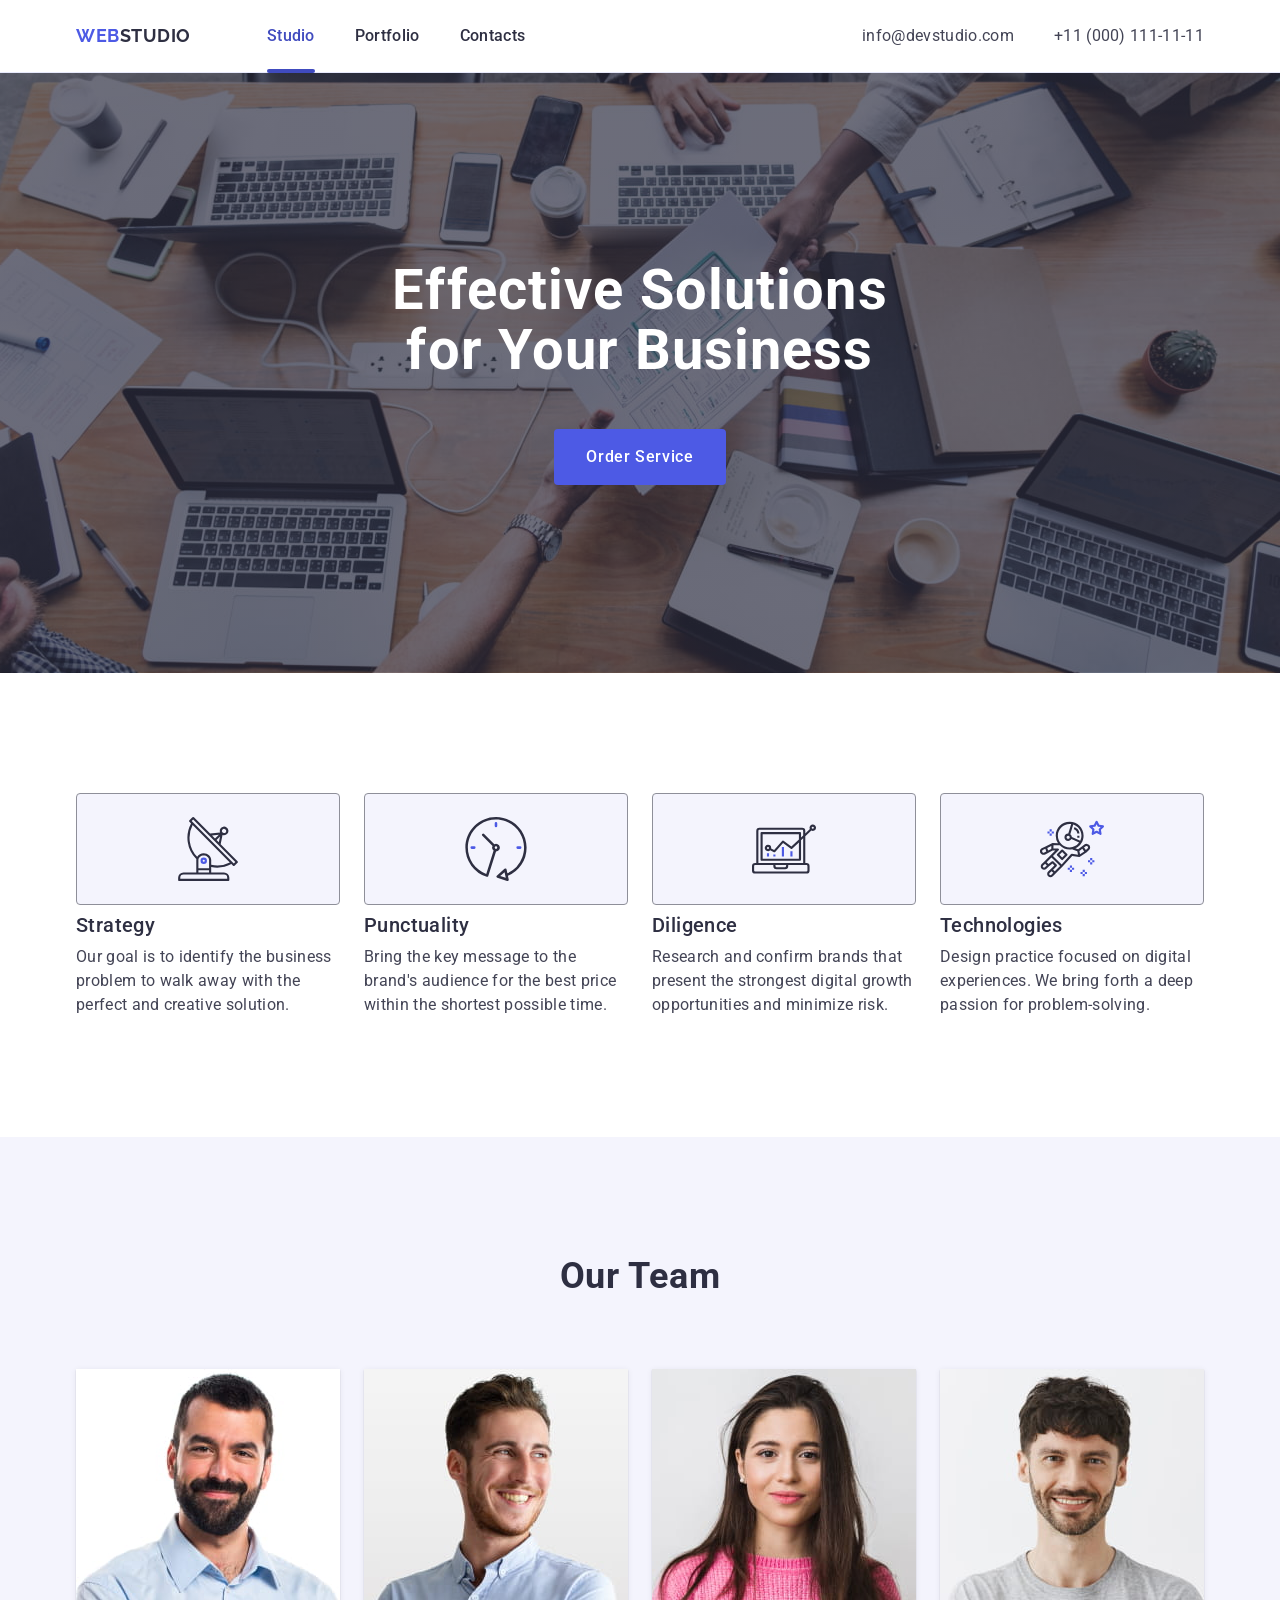
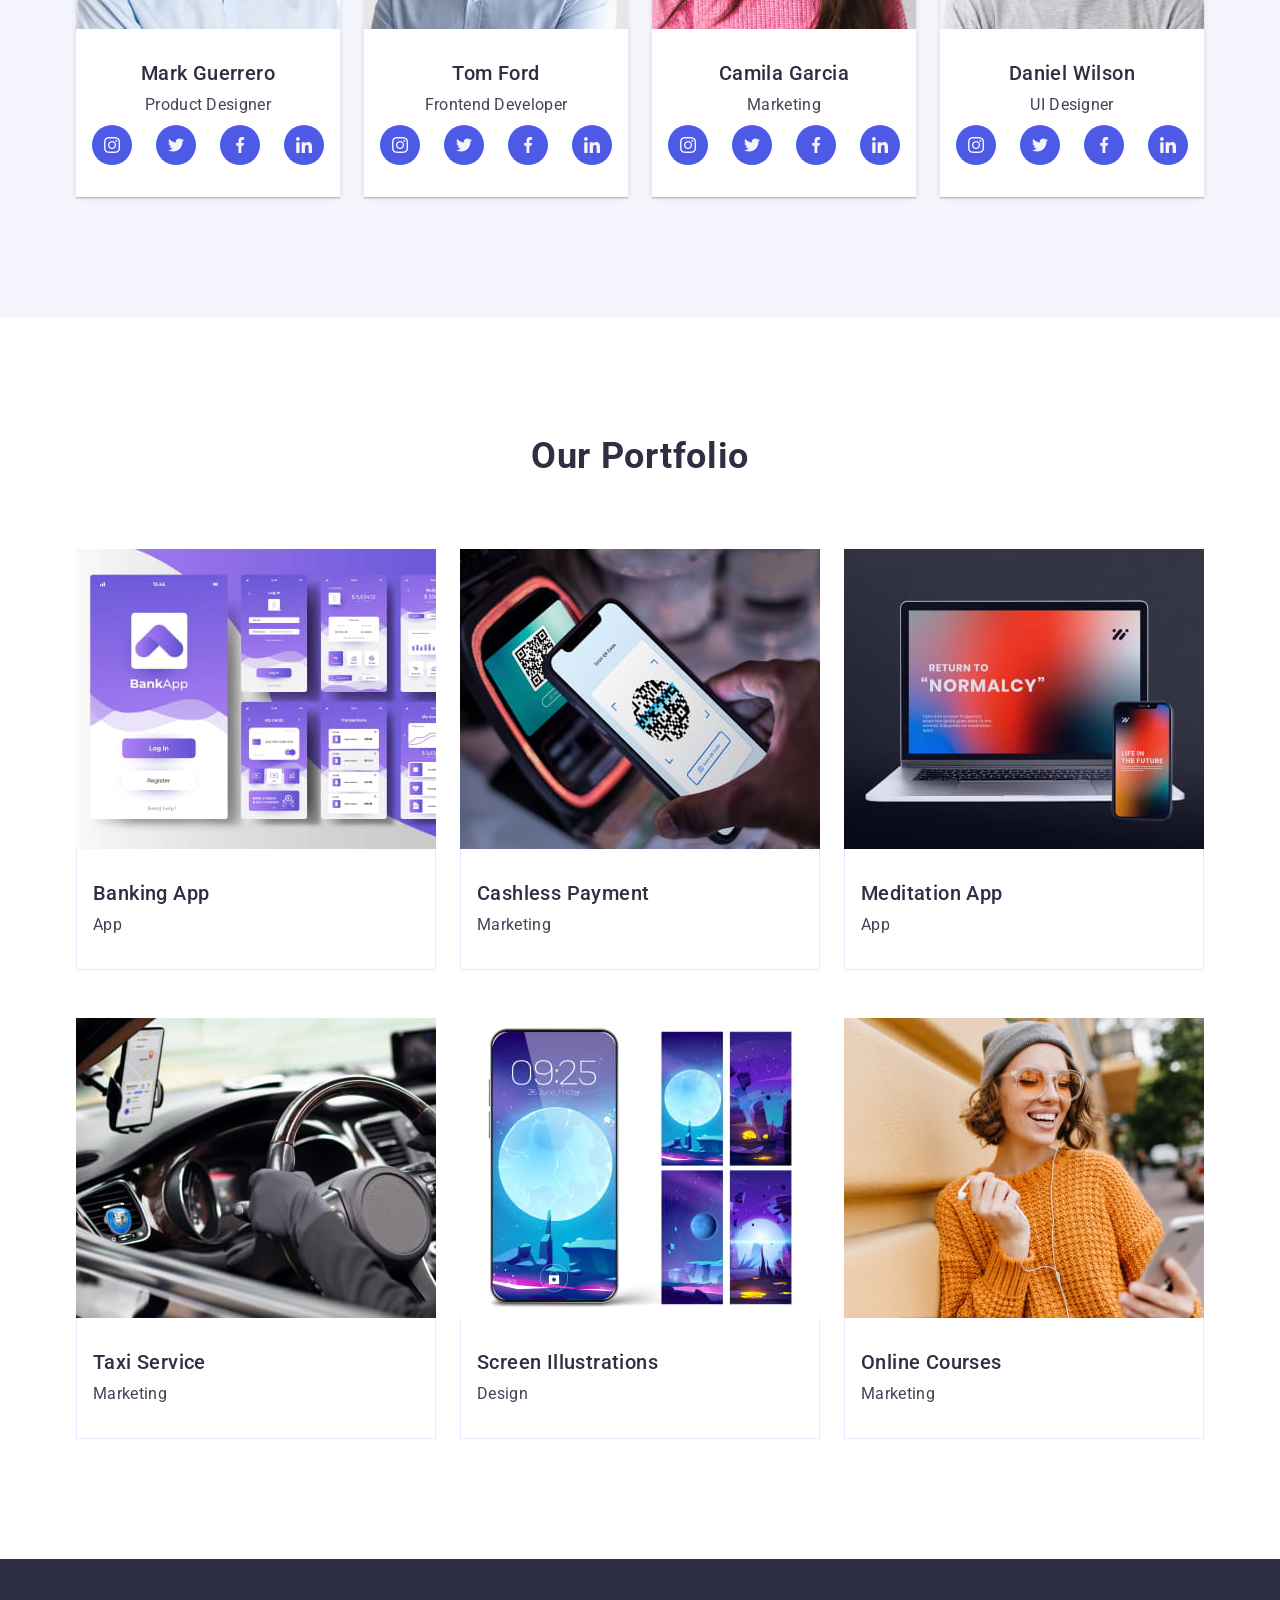
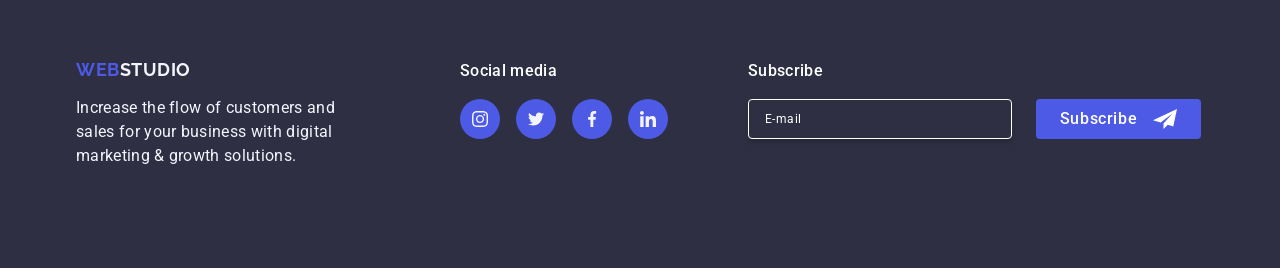
<file: index.html>
<!DOCTYPE html>
<html lang="en">
  <head>
    <meta charset="UTF-8" />
    <meta name="viewport" content="width=device-width, initial-scale=1.0" />
    <title>WebStudio</title>

    <link
      rel="stylesheet"
      href="https://cdn.jsdelivr.net/npm/modern-normalize@2.0.0/modern-normalize.min.css"
    />

    <link rel="stylesheet" href="./css/styles.css" />

    <link rel="preconnect" href="https://fonts.googleapis.com" />
    <link rel="preconnect" href="https://fonts.gstatic.com" crossorigin />
    <link
      href="https://fonts.googleapis.com/css2?family=Raleway:ital,wght@0,100..900;1,100..900&family=Roboto:wght@400;500;700&display=swap"
      rel="stylesheet"
    />
  </head>

  <body>
    <!-- Header -->
    <header class="header">
      <div class="container header-container">
        <nav class="header-nav">
          <a href="./index.html" class="logo header-logo"
            >Web<span class="logo-dark">Studio</span></a
          >

          <ul class="header-nav-list">
            <li class="header-nav-item">
              <a href="./index.html" class="header-nav-link active">Studio</a>
            </li>
            <li class="header-nav-item">
              <a href="" class="header-nav-link">Portfolio</a>
            </li>
            <li class="header-nav-item">
              <a href="" class="header-nav-link">Contacts</a>
            </li>
          </ul>
        </nav>

        <address class="header-adress">
          <ul class="header-adress-list">
            <li class="header-adress-item">
              <a
                class="header-adress-link"
                href="mailto:info@devstudio.com"
                target="_blank"
                rel="noopener noreferrer nofollow"
                >info@devstudio.com</a
              >
            </li>
            <li class="header-adress-item">
              <a
                class="header-adress-link"
                href="tel:+110001111111"
                target="_blank"
                rel="noopener noreferrer nofollow"
                >+11 (000) 111-11-11</a
              >
            </li>
          </ul>
        </address>

        <button
          class="header-burger-btn js-mobile-menu"
          type="button"
          aria-label="Mobilemenu"
        >
          <svg class="header-burger-icon" width="24" height="24">
            <use href="./images/icons.svg#burger"></use>
          </svg>
        </button>
      </div>
    </header>

    <main>
      <!-- Hero -->
      <section class="hero">
        <div class="container hero-container">
          <h1 class="hero-title">Effective Solutions for Your Business</h1>
          <button type="button" class="btn hero-btn">Order Service</button>
        </div>
      </section>

      <!-- Values -->
      <section class="section values">
        <div class="container values-container">
          <h2 class="visually-hidden">Our Values</h2>
          <ul class="values-list">
            <li class="values-item">
              <div class="values-icon-box">
                <svg class="values-icon" width="64" height="64">
                  <use href="./images/icons.svg#strategy"></use>
                </svg>
              </div>
              <h3 class="values-item-title">Strategy</h3>
              <p class="values-item-caption">
                Our goal is to identify the business problem to walk away with
                the perfect and creative solution.
              </p>
            </li>
            <li class="values-item">
              <div class="values-icon-box">
                <svg class="values-icon" width="64" height="64">
                  <use href="./images/icons.svg#punctuality"></use>
                </svg>
              </div>
              <h3 class="values-item-title">Punctuality</h3>
              <p class="values-item-caption">
                Bring the key message to the brand's audience for the best price
                within the shortest possible time.
              </p>
            </li>
            <li class="values-item">
              <div class="values-icon-box">
                <svg class="values-icon" width="64" height="64">
                  <use href="./images/icons.svg#diligence"></use>
                </svg>
              </div>
              <h3 class="values-item-title">Diligence</h3>
              <p class="values-item-caption">
                Research and confirm brands that present the strongest digital
                growth opportunities and minimize risk.
              </p>
            </li>
            <li class="values-item">
              <div class="values-icon-box">
                <svg class="values-icon" width="64" height="64">
                  <use href="./images/icons.svg#technologies"></use>
                </svg>
              </div>
              <h3 class="values-item-title">Technologies</h3>
              <p class="values-item-caption">
                Design practice focused on digital experiences. We bring forth a
                deep passion for problem-solving.
              </p>
            </li>
          </ul>
        </div>
      </section>

      <!-- Team -->
      <section class="section team">
        <div class="container team-container">
          <h2 class="title team-title">Our Team</h2>

          <ul class="team-list">
            <li class="team-item">
              <img
                srcset="
                  ./images/team/img-01@1x.jpg 1x,
                  ./images/team/img-01@2x.jpg 2x
                "
                src="./images/team/img-01@1x.jpg"
                alt="Team member Mark Guerrero"
                class="team-item-img"
                width="264"
                height="260"
              />
              <div class="team-item-caption">
                <h3 class="team-item-name">Mark Guerrero</h3>
                <p class="team-item-position">Product Designer</p>
                <ul class="socials-list team-item-socials">
                  <li class="socials-item">
                    <a
                      href="https://www.instagram.com/"
                      class="socials-link"
                      target="_blank"
                      aria-label="instagram"
                      rel="noopener noreferrer nofollow"
                    >
                      <svg class="socials-icon" width="16" height="16">
                        <use href="./images/icons.svg#instagram"></use>
                      </svg>
                    </a>
                  </li>
                  <li class="socials-item">
                    <a
                      href="https://www.twitter.com/"
                      class="socials-link"
                      target="_blank"
                      aria-label="twitter"
                      rel="noopener noreferrer nofollow"
                    >
                      <svg class="socials-icon" width="16" height="16">
                        <use href="./images/icons.svg#twitter"></use>
                      </svg>
                    </a>
                  </li>
                  <li class="socials-item">
                    <a
                      href="https://www.facebook.com/"
                      class="socials-link"
                      target="_blank"
                      aria-label="facebook"
                      rel="noopener noreferrer nofollow"
                    >
                      <svg class="socials-icon" width="16" height="16">
                        <use href="./images/icons.svg#facebook"></use>
                      </svg>
                    </a>
                  </li>
                  <li class="socials-item">
                    <a
                      href="https://www.linkedin.com/"
                      class="socials-link"
                      target="_blank"
                      aria-label="linkedin"
                      rel="noopener noreferrer nofollow"
                    >
                      <svg class="socials-icon" width="16" height="16">
                        <use href="./images/icons.svg#linkedin"></use>
                      </svg>
                    </a>
                  </li>
                </ul>
              </div>
            </li>

            <li class="team-item">
              <img
                srcset="
                  ./images/team/img-02@1x.jpg 1x,
                  ./images/team/img-02@2x.jpg 2x
                "
                src="./images/team/img-02@1x.jpg"
                alt="Team member Tom Ford"
                class="team-item-img"
                width="264"
                height="260"
              />
              <div class="team-item-caption">
                <h3 class="team-item-name">Tom Ford</h3>
                <p class="team-item-position">Frontend Developer</p>
                <ul class="socials-list team-item-socials">
                  <li class="socials-item">
                    <a
                      href="https://www.instagram.com/"
                      class="socials-link"
                      target="_blank"
                      aria-label="instagram"
                      rel="noopener noreferrer nofollow"
                    >
                      <svg class="socials-icon" width="16" height="16">
                        <use href="./images/icons.svg#instagram"></use>
                      </svg>
                    </a>
                  </li>
                  <li class="socials-item">
                    <a
                      href="https://www.twitter.com/"
                      class="socials-link"
                      target="_blank"
                      aria-label="twitter"
                      rel="noopener noreferrer nofollow"
                    >
                      <svg class="socials-icon" width="16" height="16">
                        <use href="./images/icons.svg#twitter"></use>
                      </svg>
                    </a>
                  </li>
                  <li class="socials-item">
                    <a
                      href="https://www.facebook.com/"
                      class="socials-link"
                      target="_blank"
                      aria-label="facebook"
                      rel="noopener noreferrer nofollow"
                    >
                      <svg class="socials-icon" width="16" height="16">
                        <use href="./images/icons.svg#facebook"></use>
                      </svg>
                    </a>
                  </li>
                  <li class="socials-item">
                    <a
                      href="https://www.linkedin.com/"
                      class="socials-link"
                      target="_blank"
                      aria-label="linkedin"
                      rel="noopener noreferrer nofollow"
                    >
                      <svg class="socials-icon" width="16" height="16">
                        <use href="./images/icons.svg#linkedin"></use>
                      </svg>
                    </a>
                  </li>
                </ul>
              </div>
            </li>

            <li class="team-item">
              <img
                srcset="
                  ./images/team/img-03@1x.jpg 1x,
                  ./images/team/img-03@2x.jpg 2x
                "
                src="./images/team/img-03@1x.jpg"
                alt="Team member Camila Garcia"
                class="team-item-img"
                width="264"
                height="260"
              />
              <div class="team-item-caption">
                <h3 class="team-item-name">Camila Garcia</h3>
                <p class="team-item-position">Marketing</p>
                <ul class="socials-list team-item-socials">
                  <li class="socials-item">
                    <a
                      href="https://www.instagram.com/"
                      class="socials-link"
                      target="_blank"
                      aria-label="instagram"
                      rel="noopener noreferrer nofollow"
                    >
                      <svg class="socials-icon" width="16" height="16">
                        <use href="./images/icons.svg#instagram"></use>
                      </svg>
                    </a>
                  </li>
                  <li class="socials-item">
                    <a
                      href="https://www.twitter.com/"
                      class="socials-link"
                      target="_blank"
                      aria-label="twitter"
                      rel="noopener noreferrer nofollow"
                    >
                      <svg class="socials-icon" width="16" height="16">
                        <use href="./images/icons.svg#twitter"></use>
                      </svg>
                    </a>
                  </li>
                  <li class="socials-item">
                    <a
                      href="https://www.facebook.com/"
                      class="socials-link"
                      target="_blank"
                      aria-label="facebook"
                      rel="noopener noreferrer nofollow"
                    >
                      <svg class="socials-icon" width="16" height="16">
                        <use href="./images/icons.svg#facebook"></use>
                      </svg>
                    </a>
                  </li>
                  <li class="socials-item">
                    <a
                      href="https://www.linkedin.com/"
                      class="socials-link"
                      target="_blank"
                      aria-label="linkedin"
                      rel="noopener noreferrer nofollow"
                    >
                      <svg class="socials-icon" width="16" height="16">
                        <use href="./images/icons.svg#linkedin"></use>
                      </svg>
                    </a>
                  </li>
                </ul>
              </div>
            </li>

            <li class="team-item">
              <img
                srcset="
                  ./images/team/img-04@1x.jpg 1x,
                  ./images/team/img-04@2x.jpg 2x
                "
                src="./images/team/img-04@1x.jpg"
                alt="Team member Daniel Wilson"
                class="team-item-img"
                width="264"
                height="260"
              />
              <div class="team-item-caption">
                <h3 class="team-item-name">Daniel Wilson</h3>
                <p class="team-item-position">UI Designer</p>
                <ul class="socials-list team-item-socials">
                  <li class="socials-item">
                    <a
                      href="https://www.instagram.com/"
                      class="socials-link"
                      target="_blank"
                      aria-label="instagram"
                      rel="noopener noreferrer nofollow"
                    >
                      <svg class="socials-icon" width="16" height="16">
                        <use href="./images/icons.svg#instagram"></use>
                      </svg>
                    </a>
                  </li>
                  <li class="socials-item">
                    <a
                      href="https://www.twitter.com/"
                      class="socials-link"
                      target="_blank"
                      aria-label="twitter"
                      rel="noopener noreferrer nofollow"
                    >
                      <svg class="socials-icon" width="16" height="16">
                        <use href="./images/icons.svg#twitter"></use>
                      </svg>
                    </a>
                  </li>
                  <li class="socials-item">
                    <a
                      href="https://www.facebook.com/"
                      class="socials-link"
                      target="_blank"
                      aria-label="facebook"
                      rel="noopener noreferrer nofollow"
                    >
                      <svg class="socials-icon" width="16" height="16">
                        <use href="./images/icons.svg#facebook"></use>
                      </svg>
                    </a>
                  </li>
                  <li class="socials-item">
                    <a
                      href="https://www.linkedin.com/"
                      class="socials-link"
                      target="_blank"
                      aria-label="linkedin"
                      rel="noopener noreferrer nofollow"
                    >
                      <svg class="socials-icon" width="16" height="16">
                        <use href="./images/icons.svg#linkedin"></use>
                      </svg>
                    </a>
                  </li>
                </ul>
              </div>
            </li>
          </ul>
        </div>
      </section>

      <!-- Portfolio -->
      <section class="section portfolio">
        <div class="container portfolio-container">
          <h2 class="title portfolio-title">Our Portfolio</h2>

          <ul class="portfolio-list">
            <li class="portfolio-item">
              <div class="portfolio-img-box">
                <img
                  srcset="
                    ./images/portfolio/img-01@1x.jpg 1x,
                    ./images/portfolio/img-01@2x.jpg 2x
                  "
                  src="./images/portfolio/img-01@1x.jpg"
                  alt="A series of user interface screens for a mobile banking application named 'BankApp.' The screens feature a purple and white color scheme and display various functionalities including the main screen with login and register options, a log in screen with fields for name and password, a dashboard showing the user's balance, a screen for managing cards, a transactions list, and an accounts screen with a graph of account activity."
                  class="portfolio-image"
                  width="360"
                  height="300"
                />

                <p class="portfolio-img-overlay">
                  14 Stylish and User-Friendly App Design Concepts · Task
                  Manager App · Calorie Tracker App · Exotic Fruit Ecommerce App
                  · Cloud Storage App
                </p>
              </div>

              <div class="portfolio-caption">
                <h3 class="portfolio-subtitle">Banking App</h3>
                <p class="portfolio-desc">App</p>
              </div>
            </li>

            <li class="portfolio-item">
              <div class="portfolio-img-box">
                <img
                  srcset="
                    ./images/portfolio/img-02@1x.jpg 1x,
                    ./images/portfolio/img-02@2x.jpg 2x
                  "
                  src="./images/portfolio/img-02@1x.jpg"
                  alt="A person holding a smartphone with a QR code scanning application open. The phone screen shows a QR code being scanned, with a blue line indicating the scanning process. In the background, there's a payment terminal displaying another QR code on its screen."
                  class="portfolio-image"
                  width="360"
                  height="300"
                />

                <p class="portfolio-img-overlay">
                  14 Stylish and User-Friendly App Design Concepts · Task
                  Manager App · Calorie Tracker App · Exotic Fruit Ecommerce App
                  · Cloud Storage App
                </p>
              </div>

              <div class="portfolio-caption">
                <h3 class="portfolio-subtitle">Cashless Payment</h3>
                <p class="portfolio-desc">Marketing</p>
              </div>
            </li>

            <li class="portfolio-item">
              <div class="portfolio-img-box">
                <img
                  srcset="
                    ./images/portfolio/img-03@1x.jpg 1x,
                    ./images/portfolio/img-03@2x.jpg 2x
                  "
                  src="./images/portfolio/img-03@1x.jpg"
                  alt="A laptop and a smartphone side by side, both displaying the same website, adapted to fit each device's screen."
                  class="portfolio-image"
                  width="360"
                  height="300"
                />

                <p class="portfolio-img-overlay">
                  14 Stylish and User-Friendly App Design Concepts · Task
                  Manager App · Calorie Tracker App · Exotic Fruit Ecommerce App
                  · Cloud Storage App
                </p>
              </div>

              <div class="portfolio-caption">
                <h3 class="portfolio-subtitle">Meditation App</h3>
                <p class="portfolio-desc">App</p>
              </div>
            </li>

            <li class="portfolio-item">
              <div class="portfolio-img-box">
                <img
                  srcset="
                    ./images/portfolio/img-04@1x.jpg 1x,
                    ./images/portfolio/img-04@2x.jpg 2x
                  "
                  src="./images/portfolio/img-04@1x.jpg"
                  alt="The image shows the interior of a car with a focus on the steering wheel and dashboard. A person wearing gloves is holding the steering wheel. Mounted on the dashboard is a smartphone displaying a navigation application, showing a map and directions. The navigation app on the phone is the key field, indicating the driver is relying on it for guidance. The dashboard also features a speedometer and other controls."
                  class="portfolio-image"
                  width="360"
                  height="300"
                />

                <p class="portfolio-img-overlay">
                  14 Stylish and User-Friendly App Design Concepts · Task
                  Manager App · Calorie Tracker App · Exotic Fruit Ecommerce App
                  · Cloud Storage App
                </p>
              </div>

              <div class="portfolio-caption">
                <h3 class="portfolio-subtitle">Taxi Service</h3>
                <p class="portfolio-desc">Marketing</p>
              </div>
            </li>

            <li class="portfolio-item">
              <div class="portfolio-img-box">
                <img
                  srcset="
                    ./images/portfolio/img-05@1x.jpg 1x,
                    ./images/portfolio/img-05@2x.jpg 2x
                  "
                  src="./images/portfolio/img-05@1x.jpg"
                  alt="A smartphone with a vibrant and futuristic lock screen display. The lock screen shows a large, glowing moon or planet in a blue and purple night sky with stars, surrounded by abstract rock formations and an otherworldly landscape. The time is displayed as 09:25, and the date is 25 June, Friday. To the right of the smartphone are four vertical panels, each depicting different scenes of similar otherworldly landscapes, including glowing moons, rock formations, and reflective water surfaces."
                  class="portfolio-image"
                  width="360"
                  height="300"
                />

                <p class="portfolio-img-overlay">
                  14 Stylish and User-Friendly App Design Concepts · Task
                  Manager App · Calorie Tracker App · Exotic Fruit Ecommerce App
                  · Cloud Storage App
                </p>
              </div>

              <div class="portfolio-caption">
                <h3 class="portfolio-subtitle">Screen Illustrations</h3>
                <p class="portfolio-desc">Design</p>
              </div>
            </li>

            <li class="portfolio-item">
              <div class="portfolio-img-box">
                <img
                  srcset="
                    ./images/portfolio/img-06@1x.jpg 1x,
                    ./images/portfolio/img-06@2x.jpg 2x
                  "
                  src="./images/portfolio/img-06@1x.jpg"
                  alt="A person wearing a gray beanie and an orange knitted sweater, holding a smartphone in one hand and an earbud in the other. The person is standing against a yellow wall on a street. The background includes blurred fields like trees and buildings, indicating an outdoor urban setting. The person appears to be engaged with the smartphone."
                  class="portfolio-image"
                  width="360"
                  height="300"
                />

                <p class="portfolio-img-overlay">
                  14 Stylish and User-Friendly App Design Concepts · Task
                  Manager App · Calorie Tracker App · Exotic Fruit Ecommerce App
                  · Cloud Storage App
                </p>
              </div>

              <div class="portfolio-caption">
                <h3 class="portfolio-subtitle">Online Courses</h3>
                <p class="portfolio-desc">Marketing</p>
              </div>
            </li>
          </ul>
        </div>
      </section>
    </main>

    <!-- Footer -->
    <footer class="footer">
      <div class="container footer-container">
        <div class="footer-box footer-info">
          <a href="/" class="logo footer-logo"
            >Web<span class="logo-light">Studio</span></a
          >

          <p class="footer-desc">
            Increase the flow of customers and sales for your business with
            digital marketing & growth solutions.
          </p>
        </div>

        <div class="footer-box footer-socials">
          <p class="footer-title">Social media</p>

          <ul class="socials-list footer-socials-list">
            <li class="socials-item">
              <a
                href="https://www.instagram.com/"
                class="socials-link footer-socials-link"
                target="_blank"
                aria-label="instagram"
                rel="noopener noreferrer nofollow"
              >
                <svg class="socials-icon" width="16" height="16">
                  <use href="./images/icons.svg#instagram"></use>
                </svg>
              </a>
            </li>
            <li class="socials-item">
              <a
                href="https://www.twitter.com/"
                class="socials-link footer-socials-link"
                target="_blank"
                aria-label="twitter"
                rel="noopener noreferrer nofollow"
              >
                <svg class="socials-icon" width="16" height="16">
                  <use href="./images/icons.svg#twitter"></use>
                </svg>
              </a>
            </li>
            <li class="socials-item">
              <a
                href="https://www.facebook.com/"
                class="socials-link footer-socials-link"
                target="_blank"
                aria-label="facebook"
                rel="noopener noreferrer nofollow"
              >
                <svg class="socials-icon" width="16" height="16">
                  <use href="./images/icons.svg#facebook"></use>
                </svg>
              </a>
            </li>
            <li class="socials-item">
              <a
                href="https://www.linkedin.com/"
                class="socials-link footer-socials-link"
                target="_blank"
                aria-label="linkedin"
                rel="noopener noreferrer nofollow"
              >
                <svg class="socials-icon" width="16" height="16">
                  <use href="./images/icons.svg#linkedin"></use>
                </svg>
              </a>
            </li>
          </ul>
        </div>

        <div class="footer-box footer-subscribe">
          <p class="footer-title">Subscribe</p>
          <form class="footer-subscribe-form">
            <label class="footer-subscribe-lable" for="subscribe-email">
              <input
                class="footer-subscribe-input"
                type="email"
                id="subscribe-email"
                placeholder="E-mail"
                required="required"
                name="email"
              />
            </label>
            <button class="btn footer-subscribe-btn" type="submit">
              Subscribe
              <svg class="footer-subscribe-icon" width="24" height="24">
                <use href="./images/icons.svg#plane"></use>
              </svg>
            </button>
          </form>
        </div>
      </div>
    </footer>

    <!-- Mobile menu -->

    <div class="mobile-menu">
      <div class="container mobile-menu-container">
        <button class="close-btn js-mobile-menu" type="button">
          <svg class="close-icon" width="8" height="8">
            <use href="./images/icons.svg#cross"></use>
          </svg>
        </button>

        <nav class="mobile-menu-nav">
          <ul class="mobile-menu-list">
            <li class="mobile-menu-item">
              <a href="./index.html" class="mobile-menu-link active">Studio</a>
            </li>
            <li class="mobile-menu-item">
              <a href="" class="mobile-menu-link">Portfolio</a>
            </li>
            <li class="mobile-menu-item">
              <a href="" class="mobile-menu-link">Contacts</a>
            </li>
          </ul>
        </nav>

        <div class="mobile-menu-contacts">
          <address class="mobile-menu-adress">
            <ul class="mobile-menu-adress-list">
              <li class="mobile-menu-adress-item">
                <a
                  class="mobile-menu-adress-link"
                  href="mailto:info@devstudio.com"
                  target="_blank"
                  rel="noopener noreferrer nofollow"
                  >info@devstudio.com</a
                >
              </li>
              <li class="mobile-menu-adress-item">
                <a
                  class="mobile-menu-adress-link"
                  href="tel:+110001111111"
                  target="_blank"
                  rel="noopener noreferrer nofollow"
                  >+11 (000) 111-11-11</a
                >
              </li>
            </ul>
          </address>

          <ul class="socials-list">
            <li class="socials-item">
              <a
                href="https://www.instagram.com/"
                class="socials-link"
                target="_blank"
                aria-label="instagram"
                rel="noopener noreferrer nofollow"
              >
                <svg class="socials-icon" width="16" height="16">
                  <use href="./images/icons.svg#instagram"></use>
                </svg>
              </a>
            </li>
            <li class="socials-item">
              <a
                href="https://www.twitter.com/"
                class="socials-link"
                target="_blank"
                aria-label="twitter"
                rel="noopener noreferrer nofollow"
              >
                <svg class="socials-icon" width="16" height="16">
                  <use href="./images/icons.svg#twitter"></use>
                </svg>
              </a>
            </li>
            <li class="socials-item">
              <a
                href="https://www.facebook.com/"
                class="socials-link"
                target="_blank"
                aria-label="facebook"
                rel="noopener noreferrer nofollow"
              >
                <svg class="socials-icon" width="16" height="16">
                  <use href="./images/icons.svg#facebook"></use>
                </svg>
              </a>
            </li>
            <li class="socials-item">
              <a
                href="https://www.linkedin.com/"
                class="socials-link"
                target="_blank"
                aria-label="linkedin"
                rel="noopener noreferrer nofollow"
              >
                <svg class="socials-icon" width="16" height="16">
                  <use href="./images/icons.svg#linkedin"></use>
                </svg>
              </a>
            </li>
          </ul>
        </div>
      </div>
    </div>

    <!-- Modal Contact Form -->
    <div class="modal-overlay">
      <div class="modal">
        <button class="close-btn" type="button">
          <svg class="close-icon" width="8" height="8">
            <use href="./images/icons.svg#cross"></use>
          </svg>
        </button>

        <p class="modal-title">Leave your contacts and we will call you back</p>

        <form class="modal-form">
          <div class="modal-form-field-box modal-form-input-box">
            <label class="modal-form-label" for="user-name">Name</label>
            <div class="modal-input-box">
              <input
                class="modal-form-field modal-form-input"
                type="text"
                id="user-name"
                name="user-name"
              />
              <svg class="modal-form-icon" width="18" height="24">
                <use href="./images/icons.svg#person"></use>
              </svg>
            </div>
          </div>

          <div class="modal-form-field-box modal-form-input-box">
            <label class="modal-form-label" for="phone">Phone</label>
            <div class="modal-input-box">
              <input
                class="modal-form-field modal-form-input"
                type="tel"
                id="phone"
                name="phone"
              />
              <svg class="modal-form-icon" width="18" height="24">
                <use href="./images/icons.svg#phone"></use>
              </svg>
            </div>
          </div>

          <div class="modal-form-field-box modal-form-input-box">
            <label class="modal-form-label" for="email">Email</label>
            <div class="modal-input-box">
              <input
                class="modal-form-field modal-form-input"
                type="email"
                id="email"
                name="email"
              />
              <svg class="modal-form-icon" width="18" height="24">
                <use href="./images/icons.svg#email"></use>
              </svg>
            </div>
          </div>

          <div class="modal-form-field-box modal-form-textarea-box">
            <label class="modal-form-label" for="user-comment">Comment</label>
            <textarea
              class="modal-form-field modal-form-textarea"
              id="user-comment"
              placeholder="Text input"
              name="user-comment"
            ></textarea>
          </div>

          <div class="custom-checkbox-container">
            <input
              class="standard-checkbox visually-hidden"
              type="checkbox"
              id="user-privacy"
              value="true"
              name="user-privacy"
            />

            <label class="custom-checkbox" for="user-privacy">
              <span class="custom-checkbox-box">
                <svg class="custom-checkbox-icon" width="10" height="8">
                  <use href="./images/icons.svg#checkmark"></use>
                </svg>
              </span>

              <span class="custom-checkbox-text"
                >I accept the terms and conditions of the
                <a
                  href="/privacy-policy"
                  class="privacy-policy-link"
                  target="_blank"
                  >Privacy Policy</a
                >
              </span>
            </label>
          </div>

          <button class="btn modal-form-btn" type="submit">Send</button>
        </form>
      </div>
    </div>
  </body>
</html>
</file>
<file: css/styles.css>
/* #region Global */

:root {
  /* Color Variables */
  --cl-iris: 77, 90, 229; /* #4d5ae5 */
  --cl-ocean: 64, 75, 191; /* #404bbf */
  --cl-navy-blue: 46, 47, 66; /* #2e2f42 */
  --cl-green: 49, 208, 170; /* #31d0aa */
  --cl-slate: 67, 68, 85; /* #434455 */
  --cl-light-slate: 142, 143, 153; /* #8e8f99 */
  --cl-cornflower: 231, 233, 252; /* #e7e9fc */
  --cl-cloud: 244, 244, 253; /* #f4f4fd */
  --cl-dairy: 252, 252, 252; /* #fcfcfc */
  --cl-white: 255, 255, 255; /* #ffffff */
  --cl-black: 0, 0, 0; /* #000000 */

  /* Animation */
  --transition-hover-focus: 250ms cubic-bezier(0.4, 0, 0.2, 1);
  /* --transition-hover-focus: 2000ms cubic-bezier(0.4, 0, 0.2, 1); */
}

* {
  margin: 0;
  padding: 0;
  box-sizing: border-box;
}

body {
  font-family: 'Roboto', sans-serif;

  color: rgb(var(--cl-slate));
  background-color: rgb(var(--cl-white));
}

body.modal-open {
  overflow: hidden;
  position: fixed;
  top: 0;
  left: 0;
  right: 0;
}

button {
  cursor: pointer;
  border: none;
}

a {
  display: inline-block;
  text-decoration: none;
  color: inherit;
}

ul,
ol {
  list-style: none;
}

address {
  font-style: normal;
}

img {
  display: block;
  max-width: 100%;
  height: auto;
}

/* #endregion */

/* #region Common */

.visually-hidden {
  position: absolute;
  width: 1px;
  height: 1px;
  margin: -1px;
  border: 0;
  padding: 0;
  white-space: nowrap;
  clip-path: inset(100%);
  clip: rect(0 0 0 0);
  overflow: hidden;
}

.section {
  padding: 96px 0;
}

@media screen and (min-width: 768px) {
  .section {
    padding: 120px 0;
  }
}

.container {
  max-width: 320px;
  margin: 0 auto;
  padding: 0 16px;
}

@media screen and (min-width: 768px) {
  .container {
    max-width: 768px;
  }
}

@media screen and (min-width: 1158px) {
  .container {
    max-width: 1158px;
    padding: 0 15px;
  }
}

.title {
  margin-bottom: 72px;

  text-align: center;
  text-transform: capitalize;

  font-size: 36px;
  line-height: 1.11;
  letter-spacing: 0.02em;

  color: rgb(var(--cl-navy-blue));
}

.logo {
  display: inline-block;

  font-family: 'Raleway', sans-serif;
  font-size: 18px;
  font-weight: 700;
  line-height: 1.17;
  letter-spacing: 0.03em;
  text-transform: uppercase;
  color: rgb(var(--cl-iris));
}

.logo-dark {
  color: rgb(var(--cl-navy-blue));
}

.logo-light {
  color: rgb(var(--cl-cloud));
}

.btn {
  min-width: 169px;
  border-radius: 4px;

  font-weight: 500;
  line-height: 1.5;
  letter-spacing: 0.04em;

  color: rgb(var(--cl-white));

  background: rgb(var(--cl-iris));

  transition: background-color var(--transition-hover-focus);
}

.btn:hover,
.btn:focus {
  background-color: rgb(var(--cl-ocean));
}

.close-btn {
  position: absolute;
  top: 24px;
  right: 24px;

  display: flex;
  justify-content: center;
  align-items: center;

  width: 24px;
  height: 24px;

  border-radius: 50%;
  border: 1px solid rgba(var(--cl-black), 0.1);

  color: rgb(var(--cl-navy-blue));
  background-color: rgb(var(--cl-cornflower));

  transition: background-color var(--transition-hover-focus),
    border var(--transition-hover-focus);
}

.close-btn:hover,
.close-btn:focus {
  border: none;

  color: rgb(var(--cl-white));
  background-color: rgb(var(--cl-ocean));
}

.close-icon {
  fill: currentColor;

  transition: fill var(--transition-hover-focus);
}

.socials-list {
  display: flex;
  justify-content: space-between;
}

.socials-item {
}

.socials-link {
  display: flex;
  justify-content: center;
  align-items: center;

  width: 40px;
  height: 40px;
  border-radius: 50%;

  background-color: rgb(var(--cl-iris));

  color: rgb(var(--cl-cloud));

  transition: background-color var(--transition-hover-focus);
}

.socials-link:hover,
.socials-link:focus {
  background-color: rgb(var(--cl-ocean));
}

.socials-icon {
  fill: currentColor;
}

/* #endregion */

/* #region Layout: Header */

.header {
  border-bottom: 1px solid rgb(var(--cl-cornflower));
  box-shadow: 0px 2px 1px 0px rgba(46, 47, 66, 0.08),
    0px 1px 1px 0px rgba(46, 47, 66, 0.16),
    0px 1px 6px 0px rgba(46, 47, 66, 0.08);
}

.header-container {
  display: flex;
  justify-content: space-between;
  align-items: center;
}

.header-nav {
  display: flex;
  align-items: center;
}

@media screen and (max-width: 767px) {
  .header-nav {
    padding: 16px 0;
  }
}

.header-logo {
}

@media screen and (min-width: 768px) {
  .header-logo {
    margin-right: 76px;
  }
}

.header-nav-list {
  display: none;
}

@media screen and (min-width: 768px) {
  .header-nav-list {
    display: flex;
    gap: 40px;
  }
}

.header-nav-item {
}

.header-nav-link {
  position: relative;

  padding: 24px 0;

  font-weight: 500;
  line-height: 1.5;
  letter-spacing: 0.02em;

  color: rgb(var(--cl-navy-blue));

  transition: color var(--transition-hover-focus);
}

.header-nav-link.active {
  color: rgb(var(--cl-ocean));
}

.header-nav-link.active::after {
  content: '';
  display: block;
  width: 100%;
  height: 4px;

  position: absolute;
  left: 0;
  bottom: -1px;

  border-radius: 2px;
  background: rgb(var(--cl-ocean));
}

.header-nav-link:hover,
.header-nav-link:focus {
  color: rgb(var(--cl-ocean));
}

.header-adress {
  display: none;
}

@media screen and (min-width: 768px) {
  .header-adress {
    display: flex;
    align-items: center;
  }
}

.header-adress-list {
}

@media screen and (min-width: 768px) {
  .header-adress-list {
    display: flex;
    flex-direction: column;
    gap: 12px;
  }
}

@media screen and (min-width: 1158px) {
  .header-adress-list {
    flex-direction: row;
    gap: 40px;
  }
}

.header-adress-item {
}

.header-adress-link {
  font-size: 12px;
  font-weight: 400;
  line-height: 1.17;
  letter-spacing: 0.04em;

  color: rgb(var(--cl-slate));

  transition: color var(--transition-hover-focus);
}

@media screen and (min-width: 1158px) {
  .header-adress-link {
    font-size: 16px;
    line-height: 1.5;
    letter-spacing: 0.02em;
  }
}

.header-adress-link:hover,
.header-adress-link:focus {
  color: rgb(var(--cl-ocean));
}

.header-burger-btn {
  display: flex;
  justify-content: center;
  align-items: center;

  width: 24px;
  height: 24px;

  color: rgb(var(--cl-navy-blue));
  background-color: transparent;

  transition: color var(--transition-hover-focus);
}

.header-burger-btn:hover,
.header-burger-btn:focus {
  color: rgb(var(--cl-ocean));
}

@media screen and (min-width: 768px) {
  .header-burger-btn {
    display: none;
  }
}

.header-burger-icon {
  fill: currentColor;
}

/* #endregion */

/* #region Layout: Hero */

.hero {
  max-width: 320px;
  margin: 0 auto;

  padding: 72px 0;

  background: rgb(var(--cl-navy-blue));
  background-image: linear-gradient(
      to bottom,
      rgba(var(--cl-navy-blue), 0.7),
      rgba(var(--cl-navy-blue), 0.7)
    ),
    url(../images/hero/bg-mob@1x.jpg);

  background-size: cover;
  background-repeat: no-repeat;
  background-position: center;
}

@media (min-resolution: 192dpi) {
  .hero {
    background-image: linear-gradient(
        to bottom,
        rgba(var(--cl-navy-blue), 0.7),
        rgba(var(--cl-navy-blue), 0.7)
      ),
      url(../images/hero/bg-mob@2x.jpg);
  }
}

@media screen and (min-width: 768px) {
  .hero {
    max-width: 768px;

    padding: 112px 0;

    background-image: linear-gradient(
        to bottom,
        rgba(var(--cl-navy-blue), 0.7),
        rgba(var(--cl-navy-blue), 0.7)
      ),
      url(../images/hero/bg-tab@1x.jpg);
  }
}

@media screen and (min-width: 768px) and (min-resolution: 192dpi) {
  .hero {
    background-image: linear-gradient(
        to bottom,
        rgba(var(--cl-navy-blue), 0.7),
        rgba(var(--cl-navy-blue), 0.7)
      ),
      url(../images/hero/bg-tab@2x.jpg);
  }
}

@media screen and (min-width: 1158px) {
  .hero {
    max-width: 1440px;

    padding: 188px 0;

    background-image: linear-gradient(
        to bottom,
        rgba(var(--cl-navy-blue), 0.7),
        rgba(var(--cl-navy-blue), 0.7)
      ),
      url(../images/hero/bg-desk@1x.jpg);
  }
}

@media screen and (min-width: 1158px) and (min-resolution: 192dpi) {
  .hero {
    background-image: linear-gradient(
        to bottom,
        rgba(var(--cl-navy-blue), 0.7),
        rgba(var(--cl-navy-blue), 0.7)
      ),
      url(../images/hero/bg-desk@2x.jpg);
  }
}

.hero-container {
  display: flex;
  flex-direction: column;
  gap: 72px;
  align-items: center;
}

@media screen and (min-width: 768px) {
  .hero-container {
    gap: 64px;
  }
}

@media screen and (min-width: 1158px) {
  .hero-container {
    display: flex;
    flex-direction: column;
    gap: 48px;
    align-items: center;
  }
}

.hero-title {
  max-width: 216px;

  font-size: 36px;
  line-height: 1.11;
  letter-spacing: 0.02em;

  text-align: center;

  color: rgb(var(--cl-white));
}

@media screen and (min-width: 768px) {
  .hero-title {
    max-width: 496px;

    font-size: 56px;
    line-height: 1.07;
  }
}

.hero-btn {
  padding: 16px 32px;
}

/* #endregion */

/* #region Layout: Values */

.values {
}

.values-container {
}

.values-title {
}

.values-list {
  display: flex;
  flex-direction: column;
  gap: 72px;
}

@media screen and (min-width: 768px) {
  .values-list {
    flex-direction: row;
    flex-wrap: wrap;
    column-gap: 24px;
  }
}

@media screen and (min-width: 1158px) {
  .values-list {
    justify-content: space-between;
    gap: 24px;
  }
}

.values-item {
  display: flex;
  flex-direction: column;
}

@media screen and (min-width: 768px) {
  .values-item {
    width: calc((100% - 24px) / 2);
  }
}

@media screen and (min-width: 1158px) {
  .values-item {
    width: calc((100% - 72px) / 4);
  }
}

.values-icon-box {
  display: none;
}

@media screen and (min-width: 1158px) {
  .values-icon-box {
    display: flex;
    justify-content: center;
    align-items: center;
    height: 112px;

    margin-bottom: 8px;

    border-radius: 4px;
    border: 1px solid rgb(var(--cl-light-slate));
    background: rgb(var(--cl-cloud));
  }
}

.values-icon {
}

.values-item-title {
  margin-bottom: 8px;
  text-align: center;

  font-size: 36px;
  line-height: 1.11;
  letter-spacing: 0.02em;

  color: rgb(var(--cl-navy-blue));
}

@media screen and (min-width: 768px) {
  .values-item-title {
    text-align: start;
  }
}

@media screen and (min-width: 1158px) {
  .values-item-title {
    font-size: 20px;
    font-weight: 500;
    line-height: 1.2;
  }
}

.values-item-caption {
  line-height: 1.5;
  letter-spacing: 0.02em;
}

@media screen and (max-width: 1157px) {
  .values-item-caption {
    font-weight: 500;
  }
}

/* #endregion */

/* #region Layout: Team */

.team {
  background-color: rgb(var(--cl-cloud));
}

.team-container {
}

.team-title {
}

.team-list {
  display: flex;
  flex-direction: column;
  gap: 72px;

  padding: 0 12px;
}

@media screen and (min-width: 768px) {
  .team-list {
    flex-direction: row;
    flex-wrap: wrap;
    justify-content: space-between;
    gap: 64px 24px;

    padding: 0 92px;
  }
}

@media screen and (min-width: 1158px) {
  .team-list {
    padding: 0 0;
    margin: 0 auto;
  }
}

.team-item {
  display: flex;
  flex-direction: column;

  background-color: rgb(var(--cl-white));

  box-shadow: 0px 1px 6px 0px rgba(46, 47, 66, 0.08),
    0px 1px 1px 0px rgba(46, 47, 66, 0.16),
    0px 2px 1px 0px rgba(46, 47, 66, 0.08);
}

@media screen and (min-width: 768px) {
  .team-item {
    width: calc((100% - 24px) / 2);
  }
}

@media screen and (min-width: 1158px) {
  .team-item {
    width: calc((100% - 72px) / 4);
  }
}

.team-item-img {
}

.team-item-caption {
  display: flex;
  flex-direction: column;

  padding: 32px 0;
}

.team-item-name {
  margin-bottom: 8px;

  text-align: center;

  font-size: 20px;
  font-weight: 500;
  line-height: 1.2;
  letter-spacing: 0.02em;

  color: rgb(var(--cl-navy-blue));
}

.team-item-position {
  text-align: center;
  margin-bottom: 8px;

  line-height: 1.5;
  letter-spacing: 0.02em;
}

.team-item-socials {
  justify-content: center;
  gap: 24px;
}

/* #endregion */

/* #region Layout: Portfolio */

.portfolio {
}

.portfolio-container {
}

.portfolio-title {
}

.portfolio-list {
  display: flex;
  flex-direction: column;
  gap: 48px;
}

@media screen and (min-width: 768px) {
  .portfolio-list {
    flex-direction: row;
    flex-wrap: wrap;
    gap: 72px 24px;
  }
}

@media screen and (min-width: 1158px) {
  .portfolio-list {
    gap: 48px 24px;
  }
}

.portfolio-item {
  cursor: pointer;

  transition: box-shadow var(--transition-hover-focus);
}

@media screen and (min-width: 768px) {
  .portfolio-item {
    width: calc((100% - 24px) / 2);
  }
}

@media screen and (min-width: 1158px) {
  .portfolio-item {
    width: calc((100% - 48px) / 3);
  }
}

.portfolio-item:hover,
.portfolio-item:focus {
  box-shadow: 0px 1px 6px 0px rgba(46, 47, 66, 0.08),
    0px 1px 1px 0px rgba(46, 47, 66, 0.16),
    0px 2px 1px 0px rgba(46, 47, 66, 0.08);
}

.portfolio-img-box {
  height: 280px;

  position: relative;

  overflow: hidden;
}

@media screen and (min-width: 768px) {
  .portfolio-img-box {
    height: 300px;
  }
}

.portfolio-image {
  width: 100%;
  height: 100%;

  object-fit: cover;
  object-position: center;
}

.portfolio-img-overlay {
  position: absolute;
  top: 0;
  transform: translateY(100%);

  height: 300px;
  padding: 40px 32px;

  line-height: 1.5;
  letter-spacing: 0.02em;

  color: rgb(var(--cl-cloud));
  background-color: rgb(var(--cl-iris));

  transition: transform var(--transition-hover-focus);
}

.portfolio-item:hover .portfolio-img-overlay,
.portfolio-item:focus .portfolio-img-overlay {
  transform: translateY(0%);
}

.portfolio-overlay-text {
}

.portfolio-caption {
  display: flex;
  flex-direction: column;

  padding: 32px 16px;

  border: 1px solid rgb(var(--cl-cornflower));
  border-top: none;
}

.portfolio-subtitle {
  margin-bottom: 8px;

  font-size: 20px;
  font-weight: 500;
  line-height: 1.2;
  letter-spacing: 0.02em;

  color: rgb(var(--cl-navy-blue));
}

.portfolio-desc {
  line-height: 1.5;
  letter-spacing: 0.02em;
}

/* #endregion */

/* #region Layout: Footer */

.footer {
  padding: 100px 0;

  background: rgb(var(--cl-navy-blue));
}

.footer-container {
  display: flex;
  flex-direction: column;
  align-items: center;
  gap: 72px;
}

@media screen and (min-width: 768px) {
  .footer-container {
    flex-direction: row;
    flex-wrap: wrap;
    align-items: baseline;
    gap: 72px 24px;
  }
}

@media screen and (min-width: 768px) and (max-width: 1157px) {
  .footer-container {
    padding: 0 108px;
  }
}

@media screen and (min-width: 1158px) {
  .footer-container {
    flex-wrap: nowrap;
    gap: 0;
  }
}

.footer-box {
  display: flex;
  flex-direction: column;
  gap: 16px;

  align-items: center;
}

.footer-info {
}

@media screen and (min-width: 768px) {
  .footer-info {
    width: 264px;
  }
}

@media screen and (min-width: 1158px) {
  .footer-info {
    margin-right: 120px;
  }
}

.footer-logo {
}

@media screen and (min-width: 768px) {
  .footer-logo {
    align-self: start;
  }
}

.footer-desc {
  line-height: 1.5;
  letter-spacing: 0.02em;

  color: rgb(var(--cl-cloud));
}

@media screen and (min-width: 768px) {
  .footer-desc {
  }
}

@media screen and (min-width: 1158px) {
  .footer-desc {
    width: 264px;
  }
}

.footer-title {
  font-weight: 500;
  line-height: 1.5;
  letter-spacing: 0.02em;

  color: rgb(var(--cl-white));
}

@media screen and (min-width: 768px) {
  .footer-title {
    align-self: start;
  }
}

.footer-socials {
  align-items: center;
}

@media screen and (min-width: 768px) {
  .footer-socials {
  }
}

@media screen and (min-width: 1158px) {
  .footer-socials {
    margin-right: 80px;
  }
}

.footer-socials-list {
  gap: 16px;
}

.footer-socials-link:hover,
.footer-socials-link:focus {
  background-color: rgb(var(--cl-green));
}

.footer-subscribe {
}

.footer-subscribe-form {
  display: flex;
  flex-direction: column;
  gap: 16px;
}

@media screen and (min-width: 768px) {
  .footer-subscribe-form {
    flex-direction: row;
    gap: 24px;
  }
}

@media screen and (min-width: 1158px) {
  .footer-subscribe-form {
    gap: 24px;
  }
}

.footer-subscribe-lable {
  font-size: 16px;
  font-weight: 500;
  line-height: 1.5;
  letter-spacing: 0.02em;

  color: rgb(var(--cl-white));
}

.footer-subscribe-input {
  display: flex;
  justify-content: center;
  align-items: center;

  width: 264px;
  height: 40px;
  padding: 8px 16px;

  border-radius: 4px;
  border: 1px solid rgb(var(--cl-white));
  box-shadow: 0px 4px 4px 0px rgba(var(--cl-black), 0.15);

  font-size: 12px;
  line-height: 2;
  letter-spacing: 0.04em;

  color: rgb(var(--cl-white));
  background-color: transparent;
}

.footer-subscribe-input::placeholder {
  color: rgb(var(--cl-white));
}

.footer-subscribe-btn {
  align-self: center;

  display: flex;
  justify-content: center;
  align-items: center;

  min-width: 165px;
  padding: 8px 0;

  text-align: center;

  font-size: 16px;
  font-weight: 500;
  line-height: 1.5;
  letter-spacing: 0.04em;
}

.footer-subscribe-icon {
  margin-left: 16px;

  fill: currentColor;
}

/* #endregion */

/* #region Mobile menu */

.mobile-menu {
  background-color: rgba(var(--cl-white));

  position: fixed;
  top: 0;
  left: 0;
  width: 100%;
  height: 100%;
  z-index: 999;

  opacity: 0;

  transition: opacity var(--transition-hover-focus),
    visibility var(--transition-hover-focus);
}

.mobile-menu.is-open {
  opacity: 1;
}

@media screen and (min-width: 768px) {
  .mobile-menu {
    display: none;
  }
}

.mobile-menu-container {
  display: flex;
  flex-direction: column;
  justify-content: space-between;

  height: 100%;

  position: relative;

  padding: 72px 16px 40px;
}

.mobile-menu-nav {
}

.mobile-menu-list {
  display: flex;
  flex-direction: column;
  gap: 40px;
}
.mobile-menu-item {
}

.mobile-menu-link {
  font-size: 36px;
  font-weight: 700;
  line-height: 1.11;
  letter-spacing: 0.02em;

  color: rgb(var(--cl-navy-blue));
}
.mobile-menu-link.active {
  color: rgb(var(--cl-ocean));
}

.mobile-menu-contacts {
  display: flex;
  flex-direction: column;
  gap: 48px;
}

.mobile-menu-adress {
}
.mobile-menu-adress-list {
  display: flex;
  flex-direction: column;
  gap: 24px;
}
.mobile-menu-adress-item {
}
.mobile-menu-adress-link {
  font-size: 20px;
  font-weight: 500;
  line-height: 1.2;
  letter-spacing: 0.02em;

  color: rgb(var(--cl-slate));

  transition: color var(--transition-hover-focus);
}

.mobile-menu-adress-link:hover,
.mobile-menu-adress-link:focus {
  color: rgb(var(--cl-iris));
}

.mobile-menu-socials-list {
}
.mobile-menu-socials-item {
}
.mobile-menu-socials-link {
}
.mobile-menu-socials-icon {
}

/* #endregion */

/* #region Modal */

.modal-overlay {
  background-color: rgba(var(--cl-navy-blue), 0.4);

  position: fixed;
  top: 0;
  left: 0;
  width: 100%;
  height: 100%;
  z-index: 999;
  display: flex;
  justify-content: center;
  align-items: center;

  opacity: 0;
  pointer-events: none;

  transition: opacity var(--transition-hover-focus),
    visibility var(--transition-hover-focus);
}

.modal-overlay.is-open {
  opacity: 1;
  pointer-events: auto;
}

.modal {
  position: absolute;
  top: 50%;
  left: 50%;
  transform: translate(-50%, -50%);

  width: 288px;
  max-height: clamp(calc(100% - 17px), calc(100% - 17px), 623px);
  overflow-y: auto;

  border-radius: 4px;
  padding: 72px 16px 24px;

  background-color: rgb(var(--cl-dairy));
  box-shadow: 0px 2px 1px 0px rgba(var(--cl-black), 0.2),
    0px 1px 3px 0px rgba(var(--cl-black), 0.12),
    0px 1px 1px 0px rgba(var(--cl-black), 0.14);

  transition: transform var(--transition-hover-focus);
}

@media screen and (min-width: 768px) {
  .modal {
    width: 408px;
    min-height: 584px;

    padding: 72px 24px 24px;
  }
}

@media screen and (min-width: 1158px) {
  .modal {
  }
}

.modal-title {
  margin-bottom: 16px;

  text-align: center;

  font-size: 16px;
  font-weight: 500;
  line-height: 1.5;
  letter-spacing: 0.02em;

  color: rgb(var(--cl-navy-blue));
}

.modal-form {
}

.modal-form-field-box {
  display: flex;
  flex-direction: column;

  color: rgb(var(--cl-navy-blue));
}

.modal-form-input-box {
  margin-bottom: 8px;
}

.modal-form-textarea-box {
  margin-bottom: 16px;
}

.modal-form-label {
  margin-bottom: 4px;

  font-size: 12px;
  font-weight: 400;
  line-height: 1.17;
  letter-spacing: 0.04em;

  color: rgb(var(--cl-light-slate));
}

.modal-input-box {
  position: relative;
}

.modal-form-field {
  width: 100%;

  border-radius: 4px;
  border: 1px solid rgba(var(--cl-navy-blue), 0.4);

  outline: transparent;

  font-size: 12px;
  line-height: 1.17;
  letter-spacing: 0.04em;

  color: rgba(var(--cl-navy-blue), 0.4);
  background-color: transparent;

  transition: border-color var(--transition-hover-focus);
}

.modal-form-field:hover,
.modal-form-field:focus {
  border-color: rgb(var(--cl-iris));
}

.modal-form-input {
  height: 40px;

  padding: 11px 16px 11px 38px;
}

.modal-form-textarea {
  height: 120px;

  padding: 8px 16px;

  resize: none;
  overflow-y: auto;
}

.modal-form-textarea::placeholder {
  font-size: 12px;
  font-weight: 400;
  line-height: 1.17;
  letter-spacing: 0.04em;

  color: var(--navyblue-40, rgba(46, 47, 66, 0.4));
}

.modal-form-icon {
  fill: currentColor;

  position: absolute;
  top: 50%;
  left: 16px;
  transform: translateY(-50%);

  transition: fill var(--transition-hover-focus);
}

.modal-form-field:hover + .modal-form-icon,
.modal-form-field:focus + .modal-form-icon {
  fill: rgb(var(--cl-iris));
}

.custom-checkbox-container {
  margin-bottom: 24px;
}

.standard-checkbox:checked + .custom-checkbox .custom-checkbox-box {
  background-color: rgb(var(--cl-ocean));
  border: none;
  fill: rgb(var(--cl-cloud));
}

.standard-checkbox:checked + .custom-checkbox .custom-checkbox-icon {
  visibility: visible;
}

.custom-checkbox {
  display: flex;
  align-items: center;
  gap: 8px;

  cursor: pointer;
  user-select: none;

  font-size: 12px;
  line-height: 1.17;
  letter-spacing: 0.04em;

  color: rgb(var(--cl-light-slate));
}

.custom-checkbox-box {
  flex-shrink: 0;

  display: inline-flex;
  justify-content: center;
  align-items: center;
  width: 16px;
  height: 16px;

  border: 1px solid rgba(var(--cl-navy-blue), 0.4);
  border-radius: 2px;

  fill: transparent;

  transition: background-color var(--transition-hover-focus),
    border var(--transition-hover-focus), fill var(--transition-hover-focus);
}

.custom-checkbox-icon {
}

.privacy-policy-link {
  text-decoration-line: underline;
  text-decoration-style: solid;
  text-decoration-skip-ink: none;
  text-decoration-thickness: auto;
  text-underline-offset: auto;
  text-underline-position: from-font;

  color: rgb(var(--cl-iris));
}

.modal-form-btn {
  display: block;
  padding: 16px 32px;
  margin: 0 auto;
}

/* #endregion */
</file>
